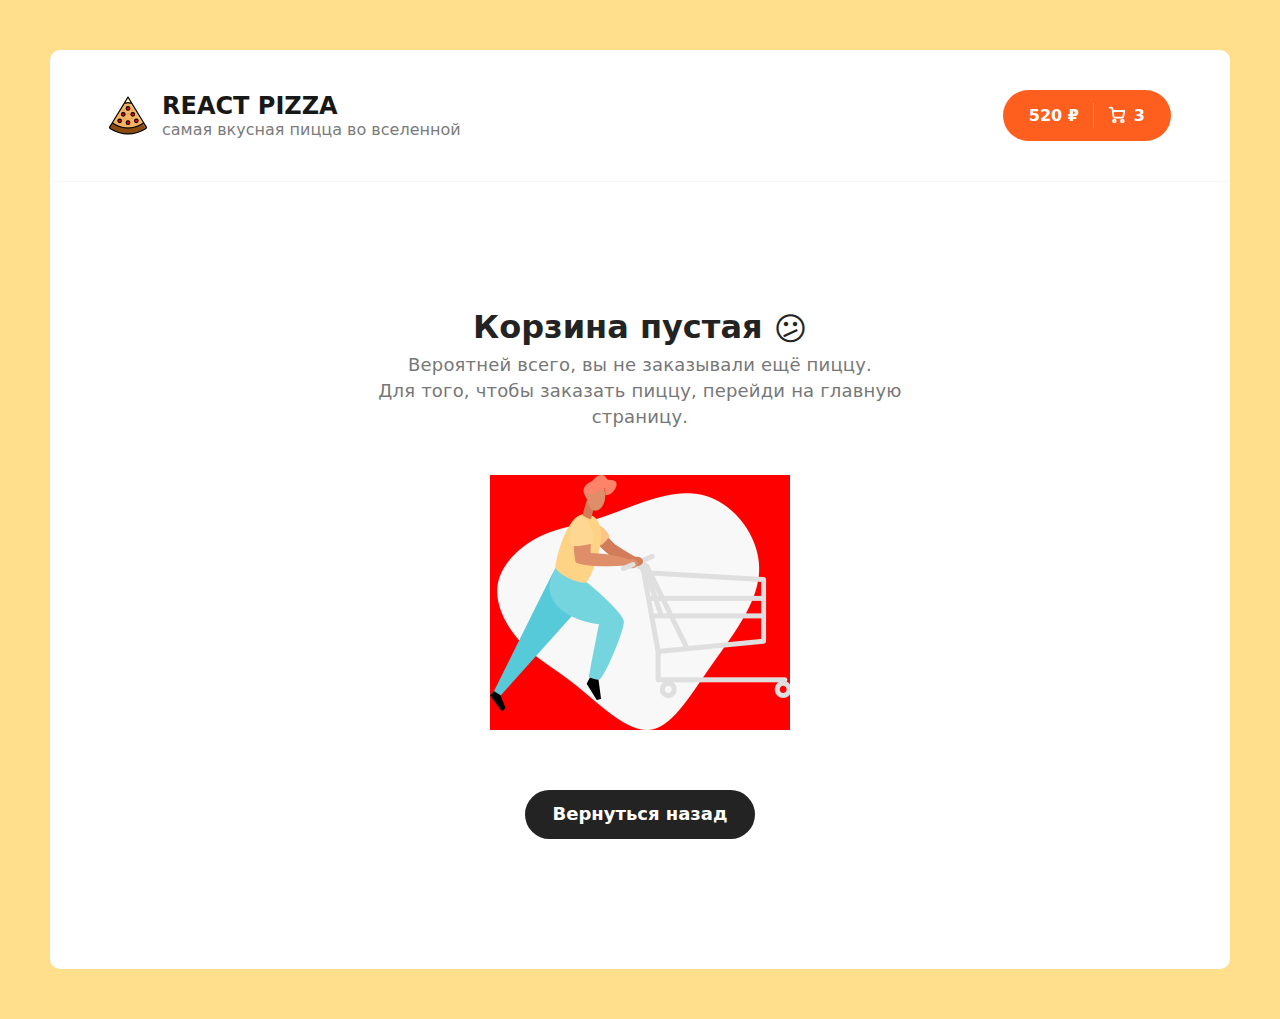
<file: cart-empty.html>
<!DOCTYPE html>
<html lang="en">
  <head>
    <meta charset="UTF-8" />
    <meta name="viewport" content="width=device-width, initial-scale=1.0" />
    <meta http-equiv="X-UA-Compatible" content="ie=edge" />
    <title>Document</title>
    <link rel="stylesheet" href="./css/app.css" />
  </head>
  <body>
    <div class="wrapper">
      <div class="header">
        <div class="container">
          <div class="header__logo">
            <img width="38" src="./img/pizza-logo.svg" alt="Pizza logo" />
            <div>
              <h1>React Pizza</h1>
              <p>самая вкусная пицца во вселенной</p>
            </div>
          </div>
          <div class="header__cart">
            <div class="button button--cart">
              <span>520 ₽</span>
              <div class="button__delimiter"></div>
              <svg
                width="18"
                height="18"
                viewBox="0 0 18 18"
                fill="none"
                xmlns="http://www.w3.org/2000/svg"
              >
                <path
                  d="M6.33333 16.3333C7.06971 16.3333 7.66667 15.7364 7.66667 15C7.66667 14.2636 7.06971 13.6667 6.33333 13.6667C5.59695 13.6667 5 14.2636 5 15C5 15.7364 5.59695 16.3333 6.33333 16.3333Z"
                  stroke="white"
                  stroke-width="1.8"
                  stroke-linecap="round"
                  stroke-linejoin="round"
                />
                <path
                  d="M14.3333 16.3333C15.0697 16.3333 15.6667 15.7364 15.6667 15C15.6667 14.2636 15.0697 13.6667 14.3333 13.6667C13.597 13.6667 13 14.2636 13 15C13 15.7364 13.597 16.3333 14.3333 16.3333Z"
                  stroke="white"
                  stroke-width="1.8"
                  stroke-linecap="round"
                  stroke-linejoin="round"
                />
                <path
                  d="M4.78002 4.99999H16.3334L15.2134 10.5933C15.1524 10.9003 14.9854 11.176 14.7417 11.3722C14.4979 11.5684 14.1929 11.6727 13.88 11.6667H6.83335C6.50781 11.6694 6.1925 11.553 5.94689 11.3393C5.70128 11.1256 5.54233 10.8295 5.50002 10.5067L4.48669 2.82666C4.44466 2.50615 4.28764 2.21182 4.04482 1.99844C3.80201 1.78505 3.48994 1.66715 3.16669 1.66666H1.66669"
                  stroke="white"
                  stroke-width="1.8"
                  stroke-linecap="round"
                  stroke-linejoin="round"
                />
              </svg>
              <span>3</span>
            </div>
          </div>
        </div>
      </div>
      <div class="content">
        <div class="container container--cart">
          <div class="cart cart--empty">
            <h2>Корзина пустая <icon>😕</icon></h2>
            <p>
              Вероятней всего, вы не заказывали ещё пиццу.<br />
              Для того, чтобы заказать пиццу, перейди на главную страницу.
            </p>
            <img src="/img/empty-cart.png" alt="Empty cart" />
            <a href="/" class="button button--black">
              <span>Вернуться назад</span>
            </a>
          </div>
        </div>
      </div>
    </div>
  </body>
</html>
</file>
<file: css/app.css>
@font-face {
    font-family: 'Proxima Nova';
    src: url('./fonts/ProximaNova-Black.eot');
    font-weight: 900;
    font-style: normal;
}

@font-face {
    font-family: 'Proxima Nova';
    src: url('./fonts/ProximaNova-Bold.eot');
    font-weight: bold;
    font-style: normal;
}

@font-face {
    font-family: 'Proxima Nova';
    src: url('./fonts/ProximaNova-Regular.eot');
    font-weight: normal;
    font-style: normal;
}

@font-face {
    font-family: 'Proxima Nova';
    src: url('./fonts/ProximaNova-Extrabld.eot');
    font-weight: 800;
    font-style: normal;
}

* {
    padding: 0;
    margin: 0;
    list-style: none;
    outline: none;
    font-family: 'Proxima Nova', Roboto, system-ui, Tahoma, sans-serif;
    -webkit-box-sizing: border-box;
    box-sizing: border-box;
}

html {
    -ms-text-size-adjust: 100%;
    -webkit-text-size-adjust: 100%;
}

body {
    -moz-osx-font-smoothing: grayscale;
    -webkit-font-smoothing: antialiased;
    color: #232323;
}

a,
span,
p,
b,
h1,
h2,
h3,
h4,
h5 {
    color: #232323;
}

h1 {
    font-size: 48px;
}

h2 {
    font-weight: 600;
    font-size: 28px;
    line-height: 30px;
}

a {
    text-decoration: none;
}

.header {
    border-bottom: 1px solid #f6f6f6;
    padding: 40px 0;
}
.header .container {
    display: -webkit-box;
    display: -ms-flexbox;
    display: flex;
    -webkit-box-align: center;
    -ms-flex-align: center;
    align-items: center;
    -webkit-box-pack: justify;
    -ms-flex-pack: justify;
    justify-content: space-between;
}

.header__logo {
    display: -webkit-box;
    display: -ms-flexbox;
    display: flex;
}

.header__logo img {
    margin-right: 15px;
}

.header__logo h1 {
    color: #181818;
    font-size: 24px;
    letter-spacing: 1%;
    text-transform: uppercase;
    font-weight: 800;
}

.header__logo p {
    color: #7b7b7b;
}

.button {
    display: inline-block;
    background-color: #fe5f1e;
    border-radius: 30px;
    padding: 10px 20px;
    min-width: 100px;
    text-align: center;
    cursor: pointer;
    -webkit-transition: background-color 0.15s ease-in-out, border-color 0.15s ease-in-out;
    transition: background-color 0.15s ease-in-out, border-color 0.15s ease-in-out;
    border: 1px solid transparent;
    -webkit-touch-callout: none;
    -webkit-user-select: none;
    -moz-user-select: none;
    -ms-user-select: none;
    user-select: none;
}

.button,
.button span {
    color: #fff;
}

.button i,
.button span,
.button path,
.button svg {
    -webkit-transition: all 0.15s ease-in-out;
    transition: all 0.15s ease-in-out;
}

.button:hover {
    background-color: #f24701;
}

.button:active {
    background-color: #de4101;
    -webkit-transform: translateY(1px);
    transform: translateY(1px);
}

.button--circle {
    display: -webkit-box;
    display: -ms-flexbox;
    display: flex;
    -webkit-box-align: center;
    -ms-flex-align: center;
    align-items: center;
    -webkit-box-pack: center;
    -ms-flex-pack: center;
    justify-content: center;
    width: 32px;
    height: 32px;
    min-width: 32px;
    padding: 0;
    border-width: 2px;
}

.button--black {
    background-color: #232323;
}

.button--black:hover,
.button--black:active {
    background-color: #3d3d3d;
}

.button--outline {
    background-color: #fff;
    border-color: #fe5f1e;
}

.button--outline,
.button--outline span {
    color: #fe5f1e;
}

.button--outline svg path {
    fill: #fe5f1e;
}

.button--outline:hover {
    background-color: #fe5f1e;
}

.button--outline:hover,
.button--outline:hover span {
    color: #fff;
}

.button--outline:hover svg path {
    fill: #fff;
}

.button--outline:active {
    background-color: #f24701;
}

.button__delimiter {
    width: 1px;
    height: 25px;
    background-color: rgba(255, 255, 255, 0.25);
    margin-left: 14px;
    margin-right: 14px;
}

.button--add svg {
    margin-right: 2px;
}

.button--add span {
    font-weight: 600;
    font-size: 16px;
}

.button--add:hover i {
    background-color: #fff;
    color: #fe5f1e;
}

.button--add i {
    display: inline-block;
    border-radius: 30px;
    background-color: #fe5f1e;
    color: #fff;
    font-weight: 600;
    width: 22px;
    height: 22px;
    font-style: normal;
    font-size: 13px;
    line-height: 22px;
    position: relative;
    top: -1px;
    left: 3px;
}

.button--cart {
    display: -webkit-box;
    display: -ms-flexbox;
    display: flex;
    -webkit-box-align: center;
    -ms-flex-align: center;
    align-items: center;
    line-height: 23px;
    padding: 12px 25px;
}

.button--cart svg {
    margin-right: 8px;
    margin-bottom: 1px;
}

.button--cart span {
    font-weight: 600;
    font-size: 16px;
}

.categories ul {
    display: -webkit-box;
    display: -ms-flexbox;
    display: flex;
}

.categories ul li {
    background-color: #f9f9f9;
    padding: 13px 30px;
    border-radius: 30px;
    margin-right: 10px;
    font-weight: bold;
    cursor: pointer;
    -webkit-transition: background-color 0.1s ease-in-out;
    transition: background-color 0.1s ease-in-out;
    -webkit-touch-callout: none;
    -webkit-user-select: none;
    -moz-user-select: none;
    -ms-user-select: none;
    user-select: none;
}

.categories ul li:hover {
    background-color: #f4f4f4;
}

.categories ul li:active {
    background-color: #ececec;
}

.categories ul li.active {
    background-color: #282828;
    color: #fff;
}

.sort {
    position: relative;
}

.sort.active .sort__popup {
    width: 160px;
    z-index: 10;
}

.sort.active .sort__label svg {
    transform: rotate(180deg);
}

.sort__label {
    display: -webkit-box;
    display: -ms-flexbox;
    display: flex;
    -webkit-box-align: center;
    -ms-flex-align: center;
    align-items: center;
}

.sort__label svg {
    margin-right: 8px;
    transition: .3s;
}

.sort__label b {
    margin-right: 8px;
}

.sort__label span {
    color: #fe5f1e;
    border-bottom: 1px dashed #fe5f1e;
    cursor: pointer;
}

.sort__popup {
    width: 0;
    transition: 0.3s;
    position: absolute;
    right: 0;
    margin-top: 15px;
    background: #ffffff ;
    -webkit-box-shadow: 0px 5px 15px rgba(0, 0, 0, 0.09);
    box-shadow: 0px 5px 15px rgba(0, 0, 0, 0.09);
    border-radius: 10px;
    overflow: hidden;
    padding: 10px 0;
}

.sort__popup ul {
    overflow: hidden;
}

.sort__popup ul li {
    padding: 12px 20px;
    cursor: pointer;
}

.sort__popup ul li.active,
.sort__popup ul li:hover {
    background: rgba(254, 95, 30, 0.05);
}

.sort__popup ul li.active {
    font-weight: bold;
    color: #fe5f1e;
}

.pizza-block {
    width: 280px;
    text-align: center;
    margin-bottom: 65px;
}

.pizza-block:not(:nth-of-type(4n)) {
    margin-right: 35px;
}

.pizza-block__image {
    width: 260px;
}

.pizza-block__title {
    font-size: 20px;
    font-weight: 900;
    letter-spacing: 1%;
    margin-bottom: 20px;
}

.pizza-block__selector {
    display: -webkit-box;
    display: -ms-flexbox;
    display: flex;
    background-color: #f3f3f3;
    border-radius: 10px;
    -webkit-box-orient: vertical;
    -webkit-box-direction: normal;
    -ms-flex-direction: column;
    flex-direction: column;
    padding: 6px;
}

.pizza-block__selector ul {
    display: -webkit-box;
    display: -ms-flexbox;
    display: flex;
    -webkit-box-flex: 1;
    -ms-flex: 1;
    flex: 1;
}

.pizza-block__selector ul:first-of-type {
    margin-bottom: 6px;
}

.pizza-block__selector ul li {
    padding: 8px;
    -webkit-box-flex: 1;
    -ms-flex: 1;
    flex: 1;
    cursor: pointer;
    font-weight: 600;
    font-size: 14px;
    -webkit-touch-callout: none;
    -webkit-user-select: none;
    -moz-user-select: none;
    -ms-user-select: none;
    user-select: none;
}

.pizza-block__selector ul li.active {
    background: #ccc;
    -webkit-box-shadow: 0px 2px 4px rgba(0, 0, 0, 0.04);
    box-shadow: 0px 2px 4px rgba(0, 0, 0, 0.04);
    border-radius: 5px;
    cursor: auto;
}

.pizza-block__bottom {
    display: -webkit-box;
    display: -ms-flexbox;
    display: flex;
    -webkit-box-align: center;
    -ms-flex-align: center;
    align-items: center;
    -webkit-box-pack: justify;
    -ms-flex-pack: justify;
    justify-content: space-between;
    margin-top: 20px;
}

.pizza-block__price {
    font-weight: bold;
    font-size: 22px;
    line-height: 27px;
    letter-spacing: 0.015em;
}

body {
    background-color: #ffdf8c;
}

.wrapper {
    width: calc(100vw - 100px);
    height: 100%;
    background-color: #fff;
    margin: 50px auto;
    border-radius: 10px;
    max-width: 1400px;
}

.content {
    padding: 40px 0;
}

.content__title {
    margin: 35px 0;
}

.content__items {
    display: -webkit-box;
    display: -ms-flexbox;
    display: flex;
    -ms-flex-wrap: wrap;
    flex-wrap: wrap;
    -webkit-box-pack: justify;
    -ms-flex-pack: justify;
}

.content__top {
    display: -webkit-box;
    display: -ms-flexbox;
    display: flex;
    -webkit-box-align: center;
    flex-wrap: wrap;
    -ms-flex-align: center;
    align-items: center;
    -webkit-box-pack: justify;
    -ms-flex-pack: justify;
    justify-content: space-between;
}
.categories{
    display: flex;
    flex-wrap: wrap;
}
.categories ul{
    gap: 20px;
    display: flex;
    flex-wrap: wrap;
}
.categories ul li{
margin-bottom: 30px;
}
.container {
    width: 90%;
    margin: 0 auto;
}

.container--cart {
    max-width: 820px;
    margin: 90px auto;
}

.container--cart .content__title {
    margin: 0;
}

.cart__top {
    display: -webkit-box;
    display: -ms-flexbox;
    display: flex;
    -webkit-box-pack: justify;
    -ms-flex-pack: justify;
    justify-content: space-between;
    -webkit-box-align: center;
    -ms-flex-align: center;
    align-items: center;
}

.cart .content__title {
    display: -webkit-box;
    display: -ms-flexbox;
    display: flex;
    -webkit-box-align: center;
    -ms-flex-align: center;
    align-items: center;
    font-size: 32px;
}

.cart .content__title svg {
    position: relative;
    top: -2px;
    width: 30px;
    height: 30px;
    margin-right: 10px;
}

.cart .content__title svg path {
    stroke: #232323;
    stroke-width: 1.9;
}

.cart__clear {
    display: -webkit-box;
    display: -ms-flexbox;
    display: flex;
    -webkit-box-align: center;
    -ms-flex-align: center;
    align-items: center;
    cursor: pointer;
    -webkit-touch-callout: none;
    -webkit-user-select: none;
    -moz-user-select: none;
    -ms-user-select: none;
    user-select: none;
}

.cart__clear span {
    display: inline-block;
    margin-left: 7px;
    color: #b6b6b6;
    font-size: 18px;
}

.cart__clear span,
.cart__clear svg,
.cart__clear path {
    -webkit-transition: all 0.15s ease-in-out;
    transition: all 0.15s ease-in-out;
}

.cart__clear:hover svg path {
    stroke: #373737;
}

.cart__clear:hover span {
    color: #373737;
}

.cart__item {
    display: -webkit-box;
    display: -ms-flexbox;
    display: flex;
    width: 100%;
    border-top: 1px solid #f6f6f6;
    padding-top: 30px;
    margin-top: 30px;
}

.cart__item-img {
    display: -webkit-box;
    display: -ms-flexbox;
    display: flex;
    -webkit-box-align: center;
    -ms-flex-align: center;
    align-items: center;
    margin-right: 15px;
    width: 10%;
}

.cart__item-img img {
    width: 80px;
    height: 80px;
}

.cart__item-info {
    display: -webkit-box;
    display: -ms-flexbox;
    display: flex;
    -webkit-box-orient: vertical;
    -webkit-box-direction: normal;
    -ms-flex-direction: column;
    flex-direction: column;
    -webkit-box-pack: center;
    -ms-flex-pack: center;
    justify-content: center;
    width: 40%;
}

.cart__item-info h3 {
    font-weight: bold;
    font-size: 22px;
    line-height: 27px;
    letter-spacing: 0.01em;
}

.cart__item-info p {
    font-size: 18px;
    color: #8d8d8d;
}

.cart__item-count {
    display: -webkit-box;
    display: -ms-flexbox;
    display: flex;
    -webkit-box-align: center;
    -ms-flex-align: center;
    align-items: center;
    -webkit-box-pack: justify;
    -ms-flex-pack: justify;
    justify-content: space-between;
    width: 13%;
}

.cart__item-count-minus svg path:first-of-type {
    display: none;
}

.cart__item-count b {
    font-size: 22px;
}

.cart__item-price {
    display: -webkit-box;
    display: -ms-flexbox;
    display: flex;
    -webkit-box-align: center;
    -ms-flex-align: center;
    align-items: center;
    -webkit-box-pack: center;
    -ms-flex-pack: center;
    justify-content: center;
    width: 33%;
}

.cart__item-price b {
    font-weight: bold;
    font-size: 22px;
    letter-spacing: 0.01em;
}

.cart__item-remove {
    display: -webkit-box;
    display: -ms-flexbox;
    display: flex;
    -webkit-box-align: center;
    -ms-flex-align: center;
    align-items: center;
    -webkit-box-pack: end;
    -ms-flex-pack: end;
    justify-content: flex-end;
    width: 4%;
}

.cart__item-remove .button {
    border-color: #ddd;
}

.cart__item-remove svg {
    -webkit-transform: rotate(45deg);
    transform: rotate(45deg);
}

.cart__item-remove svg path {
    fill: #d0d0d0;
}

.cart__item-remove .button svg {
    width: 11.5px;
    height: 11.5px;
    position: relative;
}

.cart__item-remove .button:hover,
.cart__item-remove .button:active {
    border-color: #2a2a2a;
    background-color: #2a2a2a;
}

.cart__bottom {
    margin: 50px 0;
}

.cart__bottom-details {
    display: -webkit-box;
    display: -ms-flexbox;
    display: flex;
    -webkit-box-pack: justify;
    -ms-flex-pack: justify;
    justify-content: space-between;
}

.cart__bottom-details span {
    font-size: 22px;
}

.cart__bottom-details span:last-of-type b {
    color: #fe5f1e;
}

.cart__bottom-buttons {
    display: -webkit-box;
    display: -ms-flexbox;
    display: flex;
    -webkit-box-pack: justify;
    -ms-flex-pack: justify;
    justify-content: space-between;
    margin-top: 40px;
}

.cart__bottom-buttons .go-back-btn {
    display: -webkit-box;
    display: -ms-flexbox;
    display: flex;
    -webkit-box-align: center;
    -ms-flex-align: center;
    align-items: center;
    -webkit-box-pack: center;
    -ms-flex-pack: center;
    justify-content: center;
    width: 210px;
    border-color: #ddd;
}

.cart__bottom-buttons .go-back-btn span {
    color: #c3c3c3;
    font-weight: 500;
    font-weight: 600;
}

.cart__bottom-buttons .go-back-btn:hover {
    background-color: #111;
    border-color: #111;
}

.cart__bottom-buttons .go-back-btn:hover span {
    color: #f6f6f6;
}

.cart__bottom-buttons .go-back-btn svg {
    margin-right: 12px;
}

.cart__bottom-buttons .go-back-btn svg path {
    fill: transparent;
    stroke-width: 2;
}

.cart__bottom-buttons .pay-btn {
    font-size: 16px;
    font-weight: 600;
    width: 210px;
    padding: 16px;
}

.cart--empty {
    margin: 0 auto;
    width: 560px;
    text-align: center;
}

.cart--empty h2 {
    font-size: 32px;
    margin-bottom: 10px;
}

.cart--empty p {
    font-size: 18px;
    line-height: 145.4%;
    letter-spacing: 0.01em;
    color: #777777;
}

.cart--empty icon {
    position: relative;
    top: 2px;
}

.cart--empty img {
    background-color: red;

    display: block;
    width: 300px;
    margin: 45px auto 60px;
}

.cart--empty .button--black {
    padding: 12px 0 14px;
    width: 230px;
    margin: 0 auto;
    font-weight: 600;
    font-size: 18px;
}

@media(max-width:1460px) {

    .content__title {
        display: flex;
        justify-content: center;
        font-size: 40px;
    }

    .content__items {
        display: flex;
        justify-content: left;
    }


}

@media(max-width:1250px) {
    .content__top {
        display: flex;
        flex-wrap: wrap;
        justify-content: left;

    }

    .categories__ul {
        display: flex;
        flex-wrap: wrap;
        row-gap: 15px;
    }
}

@media(max-width:800px) {
    .wrapper{
        margin: 20px auto;
    }
    .content__title {
        display: flex;
        justify-content: center;
        font-size: 40px;
    }

    .content__items {
        display: flex;
        flex-direction: column;
        align-items: center;
    }

}



@media(max-width:650px) {
    body{
        display: flex;
        justify-content: center;
    }
    .wrapper{
        margin: 5px;
        width: 90vw;
    }
    .header__logo h1{
        font-size: 20px;
    }
    .header__logo p{
        font-size: 14px;
    }
    .button--cart {
        background-color: red;
        padding: 7px 10px;
    }
    .header__cart pre span{
        font-size: 12px;
        color: #fff;
    }
    .button__delimiter{
        margin-left: 4px;
        margin-right: 4px;
    }
    .header__cart {
        background-color: aqua;
    }

    .totalSum {
        padding-left: 1px;
    }
}
@media (max-width: 490px) {
    .wrapper{
        width: 98vw;
    }
}
</file>
